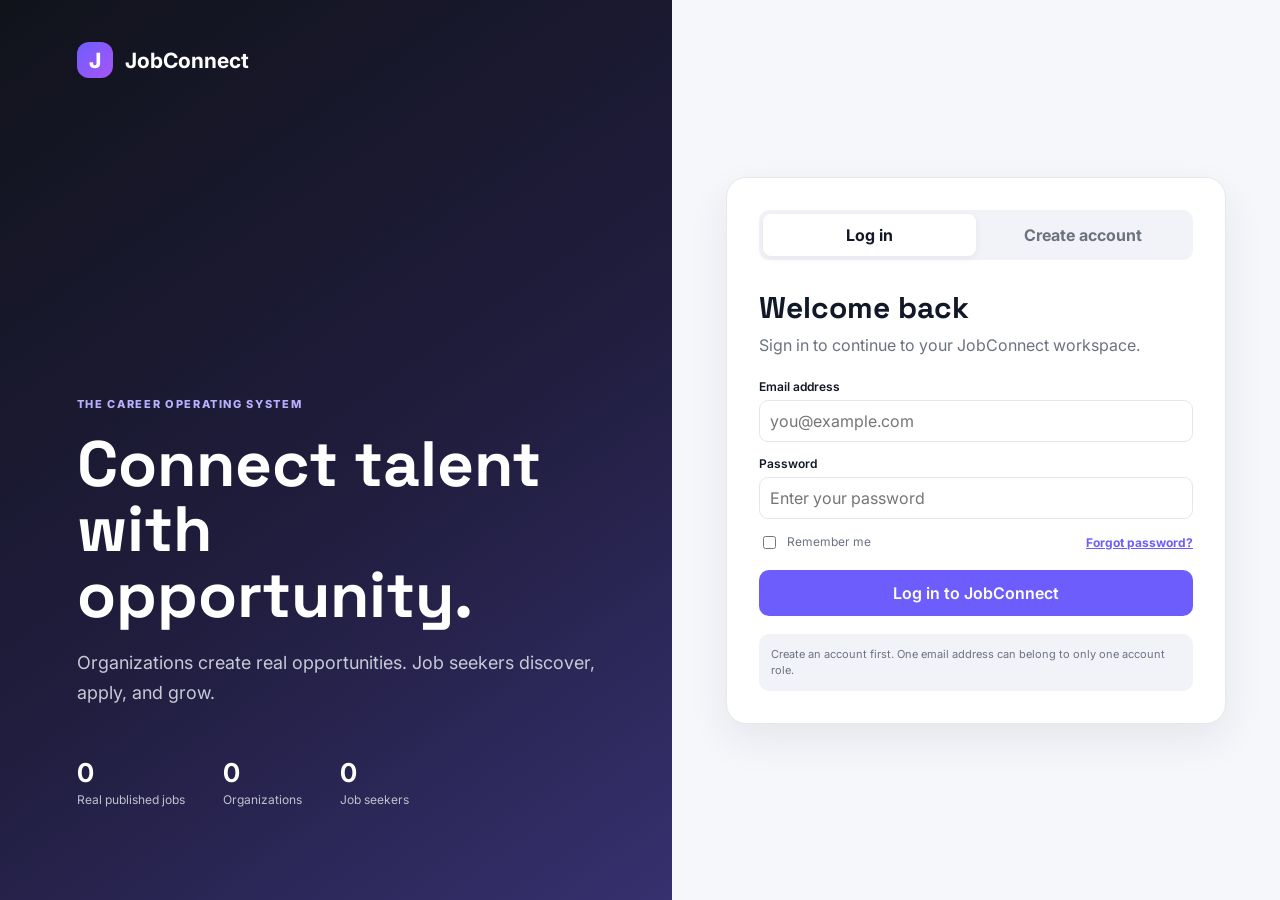
<file: index.html>
<!doctype html>
<html lang="en">
<head>
  <meta charset="UTF-8" />
  <meta name="viewport" content="width=device-width, initial-scale=1.0" />
  <title>JobConnect</title>
  <link rel="icon" type="image/png" sizes="32x32" href="./ChatGPT Image Sep 2, 2026, 11_45_08 AM.png">
  <link rel="preconnect" href="https://fonts.googleapis.com">
  <link rel="preconnect" href="https://fonts.gstatic.com" crossorigin>
  <link href="https://fonts.googleapis.com/css2?family=Inter:wght@400;500;600;700;800&family=Space+Grotesk:wght@500;600;700&display=swap" rel="stylesheet">
  <style>
:root {
  --bg: #f6f7fb;
  --surface: #ffffff;
  --surface-2: #f1f3f8;
  --text: #111827;
  --muted: #6b7280;
  --border: #e5e7eb;
  --primary: #6d5dfc;
  --primary-2: #8b5cf6;
  --success: #0f9f6e;
  --warning: #c27a00;
  --danger: #d14343;
  --shadow: 0 16px 40px rgba(31, 41, 55, .08);
  }
* { 
  box-sizing: border-box;
 }
body {   
  margin: 0;
   font-family: Inter, sans-serif; 
   background: var(--bg); 
   color: var(--text);
  
  }
button, input, select { 
  font: inherit; 
  }
button { 
  cursor: pointer; 
  }
.app {
   min-height: 100vh;
    display: grid;
     grid-template-columns: 260px 1fr; 
  }
.sidebar {
   background: #11131b; 
   color: #fff; 
   padding: 22px 16px; 
   display: flex; 
   flex-direction: column; 
  }
.brand { display:flex;
   gap: 10px;
  align-items:center;
  padding: 8px 10px 26px;
  }
.brand-mark {
   width: 36px;
   height:36px; 
   border-radius: 12px; 
   display:grid; 
   place-items:center; 
   background: linear-gradient(135deg,var(--primary),#a855f7); 
   font-weight:800; 
  }
.brand-name { 
  font-family: 'Space Grotesk'; 
  font-weight: 700; font-size: 20px; 
  }
.nav-section { 
  margin: 14px 8px 8px; 
  color:#7f8494; 
  text-transform:uppercase; 
  letter-spacing:.08em; 
  font-size:10px; 
  font-weight:700;
 }
.nav { 
  display:flex; 
  flex-direction:column; 
  gap:4px; 
 }
.nav button {
  border:0; 
  background:transparent; 
  color:#b9bdc9; 
  padding:11px 12px; 
  border-radius:10px; 
  display:flex; 
  gap:11px; 
  align-items:center; 
  text-align:left; 
  transition:.2s; 
 }
.nav button:hover,.nav button.active { 
  background:#242735; 
  color:#fff; 
 }
.nav-icon { 
  width:20px; 
  text-align:center; 
}
.sidebar-bottom {
 margin-top:auto; 
}
.profile-mini {
 display:flex; 
 align-items:center; 
 gap:10px; 
 padding:14px 10px; 
 border-top:1px solid #2a2d38; 
}
.avatar { 
 width:38px; 
 height:38px; 
 border-radius:50%; 
 display:grid; 
 place-items:center; 
 background:linear-gradient(135deg,#d8d5ff,#8b5cf6); 
 color:#fff; 
 font-weight:700; 
}
.profile-mini small { 
 color:#9297a5; 
 display:block; 
 margin-top:2px; 
}
.main { 
 min-width:0; 
}
.topbar { 
 height:72px; 
 background:rgba(255,255,255,.9); 
 border-bottom:1px solid var(--border); 
 display:flex; 
 align-items:center; 
 justify-content:space-between; 
 padding:0 30px; 
 position:sticky; 
 top:0; 
 z-index:10; 
 backdrop-filter: blur(12px); 
}
.search { 
 display:flex; 
 align-items:center; 
 gap:10px; 
 background:var(--surface-2); 
 border-radius:10px; 
 padding:10px 14px; 
 width:min(440px, 50vw); 
}
.search input { 
 border:0; 
 outline:0; 
 background:transparent; 
 width:100%; 
}
.top-actions { display:flex; gap:10px; align-items:center; }
.icon-btn { width:38px; height:38px; border:1px solid var(--border); background:#fff; border-radius:10px; }
.btn { border:0; border-radius:10px; padding:10px 15px; font-weight:600; transition:.2s; }
.btn-primary { background:var(--primary); color:#fff; }
.btn-primary:hover { filter:brightness(.95); transform:translateY(-1px); }
.btn-secondary { background:var(--surface-2); color:var(--text); }
.btn-outline { background:#fff; border:1px solid var(--border); color:var(--text); }
.content { padding:30px; max-width:1600px; margin:auto; width:100%; }
.page-head { display:flex; align-items:flex-start; justify-content:space-between; gap:20px; margin-bottom:24px; }
.page-head h1 { font-family:'Space Grotesk'; margin:0 0 6px; font-size:30px; }
.page-head p { margin:0; color:var(--muted); }
.actions { display:flex; gap:10px; }
.grid { display:grid; gap:18px; }
.grid-4 { grid-template-columns:repeat(4,1fr); }
.grid-3 { grid-template-columns:repeat(3,1fr); }
.grid-2 { grid-template-columns:repeat(2,1fr); }
.card { background:var(--surface); border:1px solid var(--border); border-radius:16px; box-shadow:var(--shadow); padding:20px; }
.stat { display:flex; justify-content:space-between; align-items:flex-start; }
.stat .label { color:var(--muted); font-size:13px; }
.stat h2 { margin:8px 0 5px; font-size:28px; }
.trend { font-size:12px; font-weight:600; color:var(--success); }
.stat-icon { width:42px; height:42px; display:grid; place-items:center; border-radius:12px; background:#efedff; color:var(--primary); }
.section-title { display:flex; align-items:center; justify-content:space-between; margin-bottom:16px; }
.section-title h2 { font-size:18px; margin:0; }
.section-title a { color:var(--primary); font-size:13px; font-weight:600; cursor:pointer; }
.hero { background:linear-gradient(135deg,#161826,#2b2556); color:#fff; overflow:hidden; position:relative; }
.hero:after { content:''; position:absolute; width:340px; height:340px; border-radius:50%; background:rgba(139,92,246,.25); filter:blur(12px); right:-100px; top:-160px; }
.hero-content { position:relative; z-index:1; max-width:650px; }
.hero h2 { font-family:'Space Grotesk'; font-size:28px; margin:0 0 10px; }
.hero p { color:#c8c9d7; line-height:1.6; }
.hero .btn { margin-top:12px; background:#fff; color:#26213f; }
.job-list { display:flex; flex-direction:column; gap:12px; }
.job { border:1px solid var(--border); border-radius:12px; padding:16px; display:flex; gap:14px; align-items:flex-start; }
.company-logo { width:42px; height:42px; border-radius:12px; background:#eef0ff; display:grid; place-items:center; font-weight:800; color:#5b50d8; flex-shrink:0; }
.job-main { flex:1; min-width:0; }
.job-title { font-weight:700; margin-bottom:5px; }
.job-meta { color:var(--muted); font-size:13px; display:flex; gap:12px; flex-wrap:wrap; }
.tags { display:flex; flex-wrap:wrap; gap:6px; margin-top:10px; }
.tag { background:var(--surface-2); padding:5px 8px; border-radius:6px; font-size:11px; color:#4b5563; }
.match { margin-left:auto; text-align:right; }
.match strong { color:var(--success); font-size:18px; }
.match small { display:block; color:var(--muted); font-size:11px; }
.table-wrap { overflow:auto; }
table { width:100%; border-collapse:collapse; }
th,td { text-align:left; padding:13px 10px; border-bottom:1px solid var(--border); font-size:13px; white-space:nowrap; }
th { 
  color:var(--muted); 
  font-weight:600; 
  }
.badge { 
  display:inline-flex; 
  padding:5px 8px; 
  border-radius:999px; 
  font-size:11px; 
  font-weight:600; 
  }
.badge.success {
   background:#e5f7f0; 
   color:var(--success); 
  }
.badge.warning {
   background:#fff3d9; 
   color:var(--warning); 
  }
.badge.info {
   background:#eceaff; 
   color:#5b50d8; 
  }
.badge.danger {
   background:#fdeaea; 
   color:var(--danger); 
  }
.progress { 
  height:8px; 
  background:#eceef3; 
  border-radius:999px; 
  overflow:hidden; 
  }
.progress > span {
   display:block;
   height:100%; 
   background:linear-gradient(90deg,var(--primary),var(--primary-2)); 
   border-radius:inherit;
  }
.bar-chart { height:220px; display:flex; align-items:end; gap:14px; padding:20px 8px 0; }
.bar { flex:1; display:flex; flex-direction:column; align-items:center; gap:7px; height:100%; justify-content:end; }
.bar i { display:block; width:100%; max-width:40px; background:linear-gradient(180deg,var(--primary),#b19cff); border-radius:8px 8px 3px 3px; min-height:8px; }
.bar small { color:var(--muted); font-size:11px; }
.timeline { display:flex; flex-direction:column; gap:16px; }
.timeline-item { display:flex; gap:12px; }
.timeline-dot { width:10px; height:10px; border-radius:50%; background:var(--primary); margin-top:5px; box-shadow:0 0 0 4px #efedff; flex-shrink:0; }
.timeline-item h4 { margin:0 0 3px; font-size:14px; }
.timeline-item p { margin:0; color:var(--muted); font-size:12px; }
.course { display:flex; gap:12px; align-items:center; }
.course-cover { width:70px; height:56px; border-radius:10px; background:linear-gradient(135deg,#171a2a,#6d5dfc); }
.course h4 { margin:0 0 4px; font-size:14px; }
.course p { margin:0; font-size:12px; color:var(--muted); }
.feed { display:flex; flex-direction:column; gap:18px; }
.post { border:1px solid var(--border); border-radius:12px; padding:16px; }
.post-head { display:flex; gap:10px; align-items:center; }
.post-head strong { font-size:13px; }
.post-head small { color:var(--muted); display:block; }
.post p { color:#374151; line-height:1.6; font-size:14px; }
.post-actions { display:flex; gap:16px; color:var(--muted); font-size:12px; }
.kpi-grid { display:grid; grid-template-columns:repeat(2,1fr); gap:12px; }
.kpi { background:var(--surface-2); border-radius:12px; padding:14px; }
.kpi strong { display:block; font-size:22px; margin-bottom:4px; }
.kpi span { color:var(--muted); font-size:12px; }
.empty { text-align:center; padding:50px 20px; color:var(--muted); }
.modal-backdrop { position:fixed; inset:0; background:rgba(17,19,27,.55); display:grid; place-items:center; z-index:50; padding:20px; }
.modal { width:min(620px,100%); max-height:90vh; overflow:auto; background:#fff; border-radius:18px; padding:24px; }
.modal-head { display:flex; justify-content:space-between; align-items:center; margin-bottom:20px; }
.modal h2 { margin:0; font-family:'Space Grotesk'; }
.form-grid { display:grid; grid-template-columns:1fr 1fr; gap:14px; }
.field { display:flex; flex-direction:column; gap:6px; }
.field.full { grid-column:1/-1; }
.field label { font-size:12px; font-weight:600; }
.field input,.field select,.field textarea { border:1px solid var(--border); border-radius:9px; padding:10px; outline:none; }
.field textarea { min-height:110px; resize:vertical; }
.modal-footer { display:flex; justify-content:flex-end; gap:10px; margin-top:20px; }
@media (max-width:1100px) { .app { grid-template-columns:80px 1fr; } .brand-name,.nav button span,.nav-section,.profile-mini div { display:none; } .brand { justify-content:center; padding-bottom:20px; } .nav button { justify-content:center; } .profile-mini { justify-content:center; } .grid-4 { grid-template-columns:repeat(2,1fr); } }
@media (max-width:760px) { .app { display:block; } .sidebar { position:fixed; bottom:0; left:0; right:0; height:66px; z-index:20; flex-direction:row; padding:8px; } .brand,.sidebar-bottom,.nav-section { display:none; } .nav { flex-direction:row; width:100%; justify-content:space-around; } .nav button { padding:8px; } .nav button.active { background:#242735; } .main { padding-bottom:66px; } .topbar { padding:0 14px; } .search { width:55%; } .content { padding:20px 14px; } .page-head { flex-direction:column; } .grid-4,.grid-3,.grid-2 { grid-template-columns:1fr; } .form-grid { grid-template-columns:1fr; } .field.full { grid-column:auto; } .match { display:none; } }

/* Authentication and role-based workspace additions */
.auth-layout { min-height:100vh; display:grid; grid-template-columns:1.05fr .95fr; background:var(--bg); }
.auth-visual { padding:42px clamp(28px,6vw,100px); background:linear-gradient(145deg,#11131b 0%,#201d3e 55%,#4f46a5 150%); color:#fff; display:flex; flex-direction:column; justify-content:space-between; }
.auth-brand { display:flex; align-items:center; gap:12px; font-size:21px; }
.auth-hero { max-width:640px; padding:50px 0; }
.eyebrow { color:#b8b0ff; font-size:11px; letter-spacing:.15em; font-weight:800; }
.auth-hero h1 { font-family:'Space Grotesk'; font-size:clamp(42px,5vw,72px); line-height:1.02; margin:20px 0; }
.auth-hero p { color:#c8c9d7; font-size:18px; line-height:1.7; max-width:540px; }
.auth-stats { display:flex; gap:38px; margin-top:48px; flex-wrap:wrap; }
.auth-stats strong { display:block; font-size:26px; }
.auth-stats span { color:#bfc1ce; font-size:12px; }
.auth-panel { display:grid; place-items:center; padding:30px; }
.auth-card { width:min(500px,100%); background:var(--surface); border:1px solid var(--border); border-radius:20px; padding:32px; box-shadow:var(--shadow); }
.auth-tabs { display:grid; grid-template-columns:1fr 1fr; background:var(--surface-2); border-radius:10px; padding:4px; margin-bottom:28px; }
.auth-tabs button { border:0; background:transparent; padding:11px; border-radius:8px; font-weight:700; color:var(--muted); }
.auth-tabs button.active { background:var(--surface); color:var(--text); box-shadow:0 2px 8px rgba(0,0,0,.06); }
.auth-copy h2 { font-family:'Space Grotesk'; margin:0 0 8px; font-size:30px; }
.auth-copy p { color:var(--muted); margin:0 0 24px; }
.auth-card form { display:flex; flex-direction:column; gap:14px; }
.auth-row { display:flex; justify-content:space-between; align-items:center; font-size:12px; color:var(--muted); }
.auth-row a { color:var(--primary); font-weight:700; cursor:pointer; }
.check { display:flex; align-items:flex-start; gap:8px; font-size:12px; color:var(--muted); line-height:1.5; }
.terms { margin-top:2px; }
.btn-block { width:100%; padding:13px; margin-top:4px; }
.demo-note { margin-top:18px; padding:12px; border-radius:10px; background:var(--surface-2); color:var(--muted); font-size:11px; line-height:1.5; }
.role-switcher { margin:0 8px 12px; padding:12px; background:#242735; border-radius:10px; }
.role-switcher span { display:block; color:#858b9a; font-size:10px; text-transform:uppercase; letter-spacing:.08em; }
.role-switcher strong { display:block; margin-top:4px; font-size:13px; }
.logout-btn { width:100%; border:0; background:transparent; color:#b9bdc9; text-align:left; padding:10px; cursor:pointer; }
.candidate-list { display:flex; flex-direction:column; gap:14px; }
.candidate { display:flex; gap:10px; align-items:center; }
.candidate-main { flex:1; min-width:0; }
.candidate-main strong,.candidate-main span,.candidate-main small { display:block; }
.candidate-main strong { font-size:13px; }
.candidate-main span,.candidate-main small { color:var(--muted); font-size:11px; margin-top:3px; }
.candidate-score { text-align:right; }
.candidate-score strong { color:var(--success); display:block; }
.candidate-score small { color:var(--muted); font-size:11px; }
.pipeline { display:grid; grid-template-columns:repeat(4,1fr); gap:14px; align-items:start; overflow:auto; }
.pipeline-col { min-width:250px; background:var(--surface-2); border-radius:14px; padding:12px; }
.pipeline-head { display:flex; justify-content:space-between; align-items:center; padding:5px 4px 12px; font-size:13px; }
.pipeline-head span { color:var(--muted); }
.candidate-card { background:var(--surface); border:1px solid var(--border); border-radius:12px; padding:12px; margin-bottom:10px; }
.candidate-card-foot { display:flex; justify-content:space-between; align-items:center; margin-top:12px; }
.icon-btn.small { width:30px; height:30px; }
.message-layout { display:grid; grid-template-columns:280px 1fr; min-height:520px; padding:0; overflow:hidden; }
.conversation-list { border-right:1px solid var(--border); padding:12px; }
.conversation { display:flex; gap:10px; padding:12px; border-radius:10px; cursor:pointer; }
.conversation.active,.conversation:hover { background:var(--surface-2); }
.conversation strong,.conversation small { display:block; }
.conversation small { color:var(--muted); font-size:11px; margin-top:3px; }
.chat { display:flex; flex-direction:column; }
.chat-head { padding:16px; border-bottom:1px solid var(--border); display:flex; justify-content:space-between; }
.chat-body { flex:1; padding:20px; display:flex; flex-direction:column; gap:12px; }
.bubble { max-width:70%; padding:11px 13px; border-radius:14px; font-size:13px; }
.bubble.incoming { background:var(--surface-2); align-self:flex-start; }
.bubble.outgoing { background:var(--primary); color:#fff; align-self:flex-end; }
.chat-compose { display:flex; gap:10px; padding:14px; border-top:1px solid var(--border); }
.chat-compose input { flex:1; border:1px solid var(--border); border-radius:9px; padding:10px; }
.big-number { font-family:'Space Grotesk'; font-size:44px; font-weight:700; margin:10px 0; }
.settings-row { display:flex; justify-content:space-between; gap:15px; padding:13px 0; border-bottom:1px solid var(--border); font-size:13px; }
.muted { color:var(--muted); }
.toast { position:fixed; right:22px; bottom:22px; z-index:100; background:#171a24; color:#fff; padding:13px 16px; border-radius:10px; box-shadow:0 12px 30px rgba(0,0,0,.2); font-size:13px; animation:toastIn .2s ease; }
.toast.error { background:#a83232; }
@keyframes toastIn { from { transform:translateY(10px); opacity:0; } to { transform:translateY(0); opacity:1; } }
.dark-mode { --bg:#0e1016; --surface:#171a24; --surface-2:#202431; --text:#f3f4f6; --muted:#a2a8b7; --border:#303545; --shadow:0 16px 40px rgba(0,0,0,.2); }
.dark-mode .topbar { background:rgba(14,16,22,.9); }
.dark-mode .btn-outline,.dark-mode .icon-btn,.dark-mode .modal { background:var(--surface); color:var(--text); }
.dark-mode .field input,.dark-mode .field select,.dark-mode .field textarea,.dark-mode .chat-compose input { background:var(--surface); color:var(--text); }
@media (max-width:900px) { .auth-layout { grid-template-columns:1fr; } .auth-visual { min-height:420px; } .auth-hero { padding:40px 0 10px; } .message-layout { grid-template-columns:1fr; } .conversation-list { border-right:0; border-bottom:1px solid var(--border); } }
@media (max-width:760px) { .auth-panel { padding:16px; } .auth-card { padding:22px; } .auth-stats { gap:20px; margin-top:28px; } .auth-hero h1 { font-size:42px; } .pipeline { grid-template-columns:1fr; } .pipeline-col { min-width:0; } }

.modal-wide { max-width: 980px; max-height: 92vh; overflow-y: auto; }
.assessment-builder { margin-top: 20px; padding-top: 18px; border-top: 1px solid var(--border); }
.assessment-builder-question { padding: 16px; margin: 12px 0; border: 1px solid var(--border); border-radius: 14px; background: var(--surface-2); }
.assessment-builder-question h4 { margin: 0 0 12px; }
.assessment-list { display: grid; gap: 14px; max-height: 62vh; overflow-y: auto; padding-right: 4px; }
.assessment-question { padding: 16px; border: 1px solid var(--border); border-radius: 14px; background: var(--surface-2); }
.assessment-question h3 { margin: 0 0 12px; font-size: 15px; }
.radio-option { display: flex; gap: 10px; align-items: center; padding: 10px 12px; margin: 7px 0; border: 1px solid var(--border); border-radius: 10px; cursor: pointer; }
.radio-option:hover { border-color: var(--accent); }
.notice { padding: 12px 14px; border-radius: 10px; background: var(--surface-2); border: 1px solid var(--border); color: var(--muted); font-size: 13px; }
.badge.danger { color: #b42318; background: rgba(180,35,24,.10); }

/* Premium live statistics dashboard */
.stats-grid { display:grid; grid-template-columns:repeat(4,minmax(0,1fr)); gap:16px; margin:22px 0; }
.stat-card { position:relative; overflow:hidden; padding:20px; border:1px solid var(--border); border-radius:18px; background:linear-gradient(145deg,var(--surface),var(--surface-2)); box-shadow:var(--shadow); min-height:148px; }
.stat-card:after { content:''; position:absolute; width:120px; height:120px; border-radius:50%; right:-55px; bottom:-55px; background:rgba(109,93,252,.10); }
.stat-card.stat-blue:after { background:rgba(59,130,246,.10); }
.stat-card.stat-green:after { background:rgba(15,159,110,.10); }
.stat-card.stat-orange:after { background:rgba(194,122,0,.10); }
.stat-top { display:flex; align-items:center; gap:10px; }
.stat-icon { width:36px; height:36px; display:grid; place-items:center; border-radius:11px; background:#efedff; color:var(--primary); font-weight:800; }
.stat-blue .stat-icon { background:rgba(59,130,246,.12); color:#2563eb; }
.stat-green .stat-icon { background:rgba(15,159,110,.12); color:var(--success); }
.stat-orange .stat-icon { background:rgba(194,122,0,.12); color:var(--warning); }
.stat-label { color:var(--muted); font-size:12px; font-weight:700; }
.stat-value { display:block; font-family:'Space Grotesk'; font-size:34px; line-height:1; margin:20px 0 8px; letter-spacing:-.04em; }
.stat-card small { color:var(--muted); font-size:11px; line-height:1.4; }
.dashboard-grid { display:grid; grid-template-columns:1.25fr 1fr; gap:18px; margin:8px 0 28px; }
.dashboard-panel { background:var(--surface); border:1px solid var(--border); border-radius:18px; padding:20px; box-shadow:var(--shadow); }
.panel-heading { display:flex; justify-content:space-between; align-items:flex-start; gap:12px; margin-bottom:20px; }
.panel-heading h2 { margin:5px 0 0; font-size:18px; }
.live-pill { color:var(--success); background:rgba(15,159,110,.10); border:1px solid rgba(15,159,110,.18); padding:6px 9px; border-radius:999px; font-size:10px; font-weight:800; white-space:nowrap; }
.status-bars { display:flex; flex-direction:column; gap:16px; }
.status-bar-row > div:first-child, .metric-head { display:flex; justify-content:space-between; align-items:center; gap:12px; font-size:12px; }
.status-bar-row strong, .metric-head strong { font-size:13px; }
.status-bar-track, .metric-track, .funnel-track { height:9px; margin-top:8px; background:var(--surface-2); border-radius:999px; overflow:hidden; }
.status-bar-track span, .metric-track span, .funnel-track span { display:block; height:100%; border-radius:999px; background:linear-gradient(90deg,var(--primary),var(--primary-2)); }
.metric-row { margin:18px 0; }
.metric-row small { display:block; color:var(--muted); font-size:11px; margin-top:7px; }
.funnel { display:flex; flex-direction:column; gap:14px; }
.funnel-step > div:first-child { display:flex; justify-content:space-between; align-items:center; font-size:12px; }
.funnel-step strong { font-family:'Space Grotesk'; font-size:20px; }
.funnel-step.blue .funnel-track span { background:#3b82f6; }
.funnel-step.orange .funnel-track span { background:#d28b13; }
.funnel-step.green .funnel-track span { background:#0f9f6e; }
.funnel-step.dark .funnel-track span { background:#334155; }
@media (max-width:1100px) { .stats-grid { grid-template-columns:repeat(2,1fr); } .dashboard-grid { grid-template-columns:1fr; } }
@media (max-width:600px) { .stats-grid { grid-template-columns:1fr; } .stat-value { font-size:30px; } }

/* Executive-grade statistics board refresh */
.stats-grid { gap:18px; margin:24px 0 22px; }
.stat-card { min-height:166px; padding:22px; border-radius:22px; background:linear-gradient(145deg, var(--surface) 0%, var(--surface-2) 100%); box-shadow:0 14px 34px rgba(15,23,42,.08); transition:transform .2s ease, box-shadow .2s ease, border-color .2s ease; }
.stat-card:hover { transform:translateY(-4px); box-shadow:0 20px 42px rgba(15,23,42,.13); border-color:rgba(109,93,252,.35); }
.stat-card:before { content:''; position:absolute; inset:0 0 auto 0; height:4px; background:linear-gradient(90deg,var(--primary),var(--primary-2)); }
.stat-card.stat-blue:before { background:linear-gradient(90deg,#2563eb,#60a5fa); }
.stat-card.stat-green:before { background:linear-gradient(90deg,#0f9f6e,#4ade80); }
.stat-card.stat-orange:before { background:linear-gradient(90deg,#d28b13,#f59e0b); }
.stat-card:after { width:180px; height:180px; right:-85px; bottom:-95px; opacity:.9; }
.stat-top { position:relative; z-index:1; justify-content:space-between; }
.stat-top:after { content:'LIVE'; font-size:9px; font-weight:800; letter-spacing:.08em; color:var(--success); background:rgba(15,159,110,.09); border:1px solid rgba(15,159,110,.16); padding:5px 7px; border-radius:999px; }
.stat-icon { width:42px; height:42px; border-radius:14px; font-size:18px; box-shadow:inset 0 0 0 1px rgba(109,93,252,.08); }
.stat-label { font-size:11px; text-transform:uppercase; letter-spacing:.08em; }
.stat-value { position:relative; z-index:1; font-size:42px; margin:24px 0 8px; }
.stat-card small { position:relative; z-index:1; max-width:85%; display:block; }
.dashboard-grid { gap:20px; }
.dashboard-panel { border-radius:22px; padding:22px; box-shadow:0 12px 30px rgba(15,23,42,.06); }
.panel-heading { margin-bottom:22px; }
.panel-heading h2 { font-size:20px; letter-spacing:-.02em; }
.status-bars, .funnel { gap:18px; }
.status-bar-row, .funnel-step { padding:12px 0; }
.status-bar-track, .metric-track, .funnel-track { height:11px; background:rgba(148,163,184,.14); }
.status-bar-track span, .metric-track span, .funnel-track span { box-shadow:0 0 12px rgba(109,93,252,.22); }
.metric-row { padding:14px; border:1px solid var(--border); border-radius:15px; background:linear-gradient(145deg,var(--surface),var(--surface-2)); }
.metric-row + .metric-row { margin-top:12px; }
.funnel-step { padding:14px; border:1px solid var(--border); border-radius:15px; background:linear-gradient(145deg,var(--surface),var(--surface-2)); }
.funnel-step strong { font-size:24px; }
.live-pill { box-shadow:0 4px 12px rgba(15,159,110,.08); }
.hero-card { box-shadow:0 18px 40px rgba(15,23,42,.10); }
@media (max-width:600px) { .stat-value { font-size:36px; } .stat-card { min-height:150px; } }

  </style>
</head>
<body>
  <div id="app"></div>
  <script>
const USERS_KEY = 'jobconnect-users-v4';
const SESSION_KEY = 'jobconnect-session-v4';
const JOBS_KEY = 'jobconnect-jobs-v4';
const APPLICATIONS_KEY = 'jobconnect-applications-v4';
const NOTIFICATIONS_KEY = 'jobconnect-notifications-v4';

const state = { page:'dashboard', authMode:'login', user:null, role:'jobseeker', dark:false, users:[], jobs:[], applications:[] };
const icons = { dashboard:'⌂', jobs:'⌕', applications:'▣', assessments:'◈', learning:'▤', network:'◎', messages:'✉', analytics:'◒', candidates:'♙', postings:'▤', settings:'⚙' };

function escapeHTML(value='') { return String(value).replace(/[&<>'"]/g, c => ({'&':'&amp;','<':'&lt;','>':'&gt;',"'":'&#39;','"':'&quot;'}[c])); }
function initials(a='', b='') { return `${a[0]||''}${b[0]||''}`.toUpperCase(); }
function uid(prefix) { return `${prefix}_${Date.now()}_${Math.random().toString(36).slice(2,7)}`; }
function read(key, fallback) { try { const x=JSON.parse(localStorage.getItem(key)); return x ?? fallback; } catch { return fallback; } }
function write(key, value) { localStorage.setItem(key, JSON.stringify(value)); }
function addNotification(message, type='info', email=state.user?.email) { const list=read(NOTIFICATIONS_KEY, []); list.unshift({id:uid('n'),message,type,email,date:new Date().toISOString(),read:false}); write(NOTIFICATIONS_KEY,list); }
function showToast(message,type='success') { const t=document.createElement('div'); t.className=`toast ${type}`; t.textContent=message; document.body.appendChild(t); setTimeout(()=>t.remove(),3500); }

function init() {
  state.users = read(USERS_KEY, []);
  state.jobs = read(JOBS_KEY, []).filter(j => j && j.organizationId && j.status === 'published');
  state.applications = read(APPLICATIONS_KEY, []);
  write(JOBS_KEY, state.jobs);
  const sessionEmail = localStorage.getItem(SESSION_KEY);
  state.user = sessionEmail ? state.users.find(u=>u.email===sessionEmail) || null : null;
  if (state.user) state.role=state.user.role;
  render();
}

function render() { document.body.classList.toggle('dark-mode',state.dark); document.getElementById('app').innerHTML=state.user?appShell():authShell(); }

function authShell() { return `<div class="auth-layout"><section class="auth-visual"><div class="auth-brand"><div class="brand-mark">J</div><strong>JobConnect</strong></div><div class="auth-hero"><span class="eyebrow">THE CAREER OPERATING SYSTEM</span><h1>Connect talent with opportunity.</h1><p>Organizations create real opportunities. Job seekers discover, apply, and grow.</p><div class="auth-stats"><div><strong>${state.jobs.length}</strong><span>Real published jobs</span></div><div><strong>${state.users.filter(u=>u.role==='organization').length}</strong><span>Organizations</span></div><div><strong>${state.users.filter(u=>u.role==='jobseeker').length}</strong><span>Job seekers</span></div></div></div></section><section class="auth-panel"><div class="auth-card"><div class="auth-tabs"><button class="${state.authMode==='login'?'active':''}" onclick="setAuthMode('login')">Log in</button><button class="${state.authMode==='register'?'active':''}" onclick="setAuthMode('register')">Create account</button></div>${state.authMode==='login'?loginForm():registerForm()}</div></section></div>`; }

function loginForm() { return `<div class="auth-copy"><h2>Welcome back</h2><p>Sign in to continue to your JobConnect workspace.</p></div><form onsubmit="login(event)"><div class="field"><label>Email address</label><input id="loginEmail" type="email" required placeholder="you@example.com" /></div><div class="field"><label>Password</label><input id="loginPassword" type="password" required minlength="6" placeholder="Enter your password" /></div><div class="auth-row"><label class="check"><input type="checkbox" /> Remember me</label><a href="#" onclick="event.preventDefault();openForgotPassword()">Forgot password?</a></div><button class="btn btn-primary btn-block" type="submit">Log in to JobConnect</button></form><div class="demo-note">Create an account first. One email address can belong to only one account role.</div>`; }

function registerForm() { return `<div class="auth-copy"><h2>Create your account</h2><p>Choose one account role and complete your contact information.</p></div><form onsubmit="register(event)"><div class="field"><label>I am joining as</label><select id="registerRole" required><option value="jobseeker">Job Seeker</option><option value="organization">Organization / Employer</option></select></div><div class="form-grid"><div class="field"><label>First name</label><input id="firstName" required /></div><div class="field"><label>Last name</label><input id="lastName" required /></div></div><div class="field"><label>Email address</label><input id="registerEmail" type="email" required /></div><div class="field"><label>Phone number</label><input id="phone" type="tel" required placeholder="+250 7XX XXX XXX" /></div><div class="field"><label>Password</label><input id="registerPassword" type="password" required minlength="6" /></div><div class="field"><label>Confirm password</label><input id="confirmPassword" type="password" required minlength="6" /></div><label class="check terms"><input id="terms" type="checkbox" required /> I agree to the Terms of Service and Privacy Policy.</label><button class="btn btn-primary btn-block" type="submit">Create my account</button></form>`; }
function setAuthMode(mode) { state.authMode=mode; render(); }

function register(event) {
  event.preventDefault();
  const email=document.getElementById('registerEmail').value.trim().toLowerCase();
  const password=document.getElementById('registerPassword').value;
  if(password!==document.getElementById('confirmPassword').value) return showToast('Passwords do not match','error');
  if(state.users.some(u=>u.email===email)) return showToast('This email is already associated with an existing account. One email cannot act as both a Job Seeker and an Organization.','error');
  const role=document.getElementById('registerRole').value;
  const user={id:uid('user'),firstName:document.getElementById('firstName').value.trim(),lastName:document.getElementById('lastName').value.trim(),email,phone:document.getElementById('phone').value.trim(),password,role,profileComplete:false,profile:{},organizationVerified:false,createdAt:new Date().toISOString()};
  state.users.push(user); write(USERS_KEY,state.users); state.authMode='login'; render(); showToast('Account created. Please log in.');
}

function login(event) {
  event.preventDefault();
  const email=document.getElementById('loginEmail').value.trim().toLowerCase(), password=document.getElementById('loginPassword').value;
  const user=state.users.find(u=>u.email===email && u.password===password);
  if(!user) return showToast('Invalid credentials. Check your email and password.','error');
  state.user=user; state.role=user.role; localStorage.setItem(SESSION_KEY,user.email); state.page='dashboard'; render(); if(!user.profileComplete) setTimeout(openProfileModal,100);
}
function logout() { localStorage.removeItem(SESSION_KEY); state.user=null; state.authMode='login'; render(); }
function navItem(key,label) { return `<button class="${state.page===key?'active':''}" onclick="navigate('${key}')"><span class="nav-icon">${icons[key]||'•'}</span><span>${label}</span></button>`; }
function navigate(page) { state.page=page; render(); }

function appShell() {
  const org=state.role==='organization'; const userName=escapeHTML(`${state.user.firstName} ${state.user.lastName}`);
  return `<div class="app"><aside class="sidebar"><div class="brand"><div class="brand-mark">J</div><div class="brand-name">JobConnect</div></div><div class="role-switcher"><span>Workspace</span><strong>${org?'Organization':'Job Seeker'}</strong></div><div class="nav-section">Workspace</div><nav class="nav">${navItem('dashboard','Dashboard')}${org?navItem('postings','Job Postings')+navItem('candidates','Candidates'):navItem('jobs','Find Jobs')+navItem('applications','Applications')+navItem('assessments','Assessments')+navItem('learning','Learning')}${navItem('network','Network')}${navItem('messages','Messages')}${navItem('settings','Settings')}</nav><div class="sidebar-bottom"><button class="theme-toggle" onclick="toggleTheme()">${state.dark?'☀':'☾'} <span>${state.dark?'Light':'Dark'} mode</span></button><button class="profile-mini" onclick="navigate('settings')"><div class="avatar">${initials(state.user.firstName,state.user.lastName)}</div><div><strong>${userName}</strong><span>${org?'Organization':'Job Seeker'}</span></div></button><button class="btn btn-outline btn-block" onclick="logout()">Log out</button></div></aside><main class="main"><header class="topbar"><div><span class="eyebrow">${org?'ORGANIZATION WORKSPACE':'CAREER WORKSPACE'}</span><h1>${pageTitle()}</h1></div><div class="top-actions"><button class="icon-btn" onclick="showNotifications()">🔔</button><button class="avatar" onclick="navigate('settings')">${initials(state.user.firstName,state.user.lastName)}</button></div></header><section class="content">${pageContent()}</section></main></div>`;
}
function pageTitle(){ const map={dashboard:'Good morning',jobs:'Find your next opportunity',applications:'Your applications',assessments:'Assessments',learning:'Learning center',network:'Professional network',messages:'Messages',analytics:'Analytics',postings:'Job postings',candidates:'Candidate pipeline',settings:'Settings'}; return map[state.page]||'JobConnect'; }
function pageContent(){ const map={dashboard:state.role==='organization'?orgDashboard():jobseekerDashboard(),jobs:jobsPage(),applications:applicationsPage(),assessments:assessmentsPage(),learning:placeholderPage('Learning center','Build skills, complete courses, and earn certificates.'),network:placeholderPage('Professional network','Connect with professionals and organizations.'),messages:placeholderPage('Messages','Your recruiter and professional conversations will appear here.'),postings:postingsPage(),candidates:candidatesPage(),settings:settingsPage()}; return map[state.page]||map.dashboard; }

function statCard(icon,label,value,detail,accent='purple'){ return `<div class="stat-card stat-${accent}"><div class="stat-top"><span class="stat-icon">${icon}</span><span class="stat-label">${label}</span></div><strong class="stat-value">${value}</strong><small>${detail}</small></div>`; }
function progressBar(label,value,meta=''){ const pct=Math.max(0,Math.min(100,Number(value)||0)); return `<div class="metric-row"><div class="metric-head"><span>${label}</span><strong>${pct}%</strong></div><div class="metric-track"><span style="width:${pct}%"></span></div>${meta?`<small>${meta}</small>`:''}</div>`; }
function jobseekerDashboard(){ const mine=state.applications.filter(a=>a.applicantEmail===state.user.email); const completed=mine.filter(a=>a.psychometricScore!==null).length; const interviews=mine.filter(a=>a.status==='Interview').length; const passed=mine.filter(a=>a.psychometricScore!==null && a.psychometricScore>=a.passMark).length; const profile=profileCompletion(state.user); const passRate=completed?Math.round(passed/completed*100):0; const statuses=[['Submitted',mine.filter(a=>a.status==='Psychometric test required').length],['Testing',mine.filter(a=>a.status==='Awaiting organization review').length],['Interview',interviews],['Not selected',mine.filter(a=>a.status==='Not selected').length]]; return `<div class="hero-card"><div><span class="eyebrow">YOUR CAREER MOMENTUM</span><h2>Build your next chapter.</h2><p>Discover jobs created by real organizations and complete your application journey.</p><button class="btn btn-primary" onclick="navigate('jobs')">Explore real jobs</button></div><div class="hero-orb">${profile}%<small>profile complete</small></div></div><div class="stats-grid">${statCard('↗','Applications',mine.length,'Real applications you submitted','purple')}${statCard('◈','Tests completed',completed,'20-question assessments completed','blue')}${statCard('✓','Interviews',interviews,'Organizations invited you','green')}${statCard('◌','Test pass rate',passRate+'%',completed?`${passed} of ${completed} completed tests passed`:'No completed tests yet','orange')}</div><div class="dashboard-grid"><div class="dashboard-panel"><div class="panel-heading"><div><span class="eyebrow">REAL ACTIVITY</span><h2>Application pipeline</h2></div><span class="live-pill">● Live data</span></div><div class="status-bars">${statuses.map(([label,count])=>{const max=Math.max(1,...statuses.map(x=>x[1]));return `<div class="status-bar-row"><div><span>${label}</span><strong>${count}</strong></div><div class="status-bar-track"><span style="width:${Math.round(count/max*100)}%"></span></div></div>`}).join('')}</div></div><div class="dashboard-panel"><div class="panel-heading"><div><span class="eyebrow">PROFILE HEALTH</span><h2>Ready to apply?</h2></div></div>${progressBar('Profile completion',profile,profile===100?'Your profile is ready for applications.':'Complete your profile to unlock more applications.')} ${progressBar('Assessment pass rate',passRate,completed?'Based on your completed psychometric tests.':'Complete a test to generate this metric.')}</div></div><div class="section-title"><h2>Recommended jobs</h2><button class="btn btn-outline" onclick="navigate('jobs')">View all</button></div>${jobCards(state.jobs.slice(0,3))}`; }

function orgDashboard(){ const mine=state.jobs.filter(j=>j.organizationId===state.user.id); const apps=state.applications.filter(a=>mine.some(j=>j.id===a.jobId)); const interviews=apps.filter(a=>a.status==='Interview').length; const hires=apps.filter(a=>a.status==='Hired').length; const completed=apps.filter(a=>a.psychometricScore!==null).length; const passed=apps.filter(a=>a.psychometricScore!==null && a.psychometricScore>=a.passMark).length; const profile=profileCompletion(state.user); const views=mine.reduce((n,j)=>n+(j.views||0),0); const conversion=views?Math.round(apps.length/views*100):0; return `<div class="hero-card"><div><span class="eyebrow">ORGANIZATION RECRUITMENT</span><h2>Turn real opportunities into great hires.</h2><p>Create and publish jobs, require 20-question psychometric tests, and review candidates from real application events.</p><button class="btn btn-primary" onclick="openCreateJob()">Post a real job</button></div><div class="hero-orb">${profile}%<small>profile complete</small></div></div><div class="stats-grid">${statCard('▤','Published jobs',mine.length,'Jobs created by your organization','purple')}${statCard('♙','Applications',apps.length,'Real applications received','blue')}${statCard('✓','Interviews',interviews,'Candidates you invited','green')}${statCard('◉','Job views',views,conversion+'% view-to-application rate','orange')}</div><div class="dashboard-grid"><div class="dashboard-panel"><div class="panel-heading"><div><span class="eyebrow">RECRUITMENT FUNNEL</span><h2>Candidate journey</h2></div><span class="live-pill">● Live data</span></div><div class="funnel">${[['Applications',apps.length,'purple'],['Tests completed',completed,'blue'],['Passed assessment',passed,'orange'],['Interview',interviews,'green'],['Hired',hires,'dark']].map(([label,count,accent])=>`<div class="funnel-step ${accent}"><div><span>${label}</span><strong>${count}</strong></div><div class="funnel-track"><span style="width:${apps.length?Math.round(count/apps.length*100):0}%"></span></div></div>`).join('')}</div></div><div class="dashboard-panel"><div class="panel-heading"><div><span class="eyebrow">OPERATING HEALTH</span><h2>Hiring snapshot</h2></div></div>${progressBar('Assessment completion',apps.length?Math.round(completed/apps.length*100):0,apps.length?'Applicants who completed the required test.':'No applications yet.')} ${progressBar('Assessment pass rate',completed?Math.round(passed/completed*100):0,completed?'Based on real candidate scores.':'No completed assessments yet.')} ${progressBar('View-to-application rate',conversion,views?'Based on recorded job views and applications.':'No job views yet.')}</div></div><div class="section-title"><h2>Your published jobs</h2><button class="btn btn-outline" onclick="navigate('postings')">Manage jobs</button></div>${mine.length?jobCards(mine):emptyState('No jobs published yet','Your organization has not uploaded any jobs. Create your first job to make it visible to job seekers.','Post a job','openCreateJob')}`; }

function profileCompletion(u){ const p=u.profile||{}; const checks=u.role==='jobseeker'?[u.firstName,u.lastName,u.email,u.phone,p.title,p.location,p.summary,p.skills,p.education,p.workExperience,p.cvName,p.identityNumber]:[u.firstName,u.lastName,u.email,u.phone,p.organizationName,p.industry,p.description]; return Math.round(checks.filter(Boolean).length/checks.length*100); }
function jobCards(jobs){ return jobs.map(job=>`<div class="job-card"><div class="company-logo">${escapeHTML(job.logo||initials(job.company||'', ''))}</div><div class="job-main"><div class="job-head"><div><h3>${escapeHTML(job.title)}</h3><p>${escapeHTML(job.company)} ${job.organizationVerified?'✓ Verified':''}</p></div><span class="badge success">${job.mode||'Flexible'}</span></div><div class="job-meta"><span>⌖ ${escapeHTML(job.location||'Location not specified')}</span><span>◷ ${escapeHTML(job.type||'Full-time')}</span><span>💰 ${escapeHTML(job.salary||'Not specified')}</span></div><div class="tag-row">${(job.tags||[]).map(t=>`<span class="tag">${escapeHTML(t)}</span>`).join('')}<span class="tag">20-question test</span></div><div class="job-footer"><span class="muted">${job.views||0} views · ${job.applicants||0} applications</span><div>${state.role==='jobseeker'?`<button class="btn btn-primary btn-sm" onclick="applyJob('${job.id}')">Apply Now</button>`:`<button class="btn btn-outline btn-sm" onclick="navigate('postings')">Manage</button>`}</div></div></div></div>`).join(''); }
function emptyState(title,text,button,fn){ return `<div class="empty-state"><h3>${escapeHTML(title)}</h3><p>${escapeHTML(text)}</p><button class="btn btn-primary" onclick="${fn}()">${escapeHTML(button)}</button></div>`; }

function jobsPage(){ const jobs=state.jobs; return `<div class="search-bar"><input id="jobSearch" placeholder="Search jobs, skills, organizations..." oninput="filterJobs()" /><select id="jobModeFilter" onchange="filterJobs()"><option value="">All work modes</option><option>Remote</option><option>Hybrid</option><option>On-site</option></select><select id="jobTypeFilter" onchange="filterJobs()"><option value="">All employment types</option><option>Full-time</option><option>Part-time</option><option>Contract</option></select></div><div id="jobsResults">${jobs.length?jobCards(jobs):emptyState('No real jobs available yet','Organizations have not published any jobs yet. Check back when verified organizations create opportunities.','Refresh','navigateJobs')}</div>`; }
function navigateJobs(){navigate('jobs');}
function filterJobs(){ const q=(document.getElementById('jobSearch')?.value||'').toLowerCase(); const mode=document.getElementById('jobModeFilter')?.value||''; const type=document.getElementById('jobTypeFilter')?.value||''; const filtered=state.jobs.filter(j=>(!q||[j.title,j.company,...(j.tags||[]),j.location].join(' ').toLowerCase().includes(q))&&(!mode||j.mode===mode)&&(!type||j.type===type)); document.getElementById('jobsResults').innerHTML=filtered.length?jobCards(filtered):emptyState('No matching jobs','Try another search or filter.','Clear filters','clearJobFilters'); }
function clearJobFilters(){document.getElementById('jobSearch').value='';document.getElementById('jobModeFilter').value='';document.getElementById('jobTypeFilter').value='';filterJobs();}

function applicationsPage(){ const mine=state.applications.filter(a=>a.applicantEmail===state.user.email); return mine.length?`<div class="table-card"><div class="table-wrap"><table><thead><tr><th>Job</th><th>Organization</th><th>Assessment</th><th>Status</th><th>Action</th></tr></thead><tbody>${mine.map(a=>`<tr><td><strong>${escapeHTML(a.title)}</strong></td><td>${escapeHTML(a.company)}</td><td>${a.psychometricScore===null?'Not completed':`${a.psychometricScore}% / pass ${a.passMark}%`}</td><td><span class="badge ${a.status==='Interview'?'success':a.status==='Not selected'?'danger':'warning'}">${escapeHTML(a.status)}</span></td><td>${a.psychometricScore===null?`<button class="btn btn-primary btn-sm" onclick="startPsychometricTest('${a.id}')">Take test</button>`:'—'}</td></tr>`).join('')}</tbody></table></div></div>`:emptyState('No applications yet','Apply to a real organization-created job to see your application journey here.','Find jobs','navigateJobs'); }
function assessmentsPage(){ const mine=state.applications.filter(a=>a.applicantEmail===state.user.email); return `<div class="section-title"><h2>Your psychometric assessments</h2></div>${mine.length?mine.map(a=>`<div class="list-card"><div><strong>${escapeHTML(a.title)}</strong><p class="muted">${escapeHTML(a.company)} · 20 questions · pass mark ${a.passMark}%</p></div><div>${a.psychometricScore===null?`<button class="btn btn-primary btn-sm" onclick="startPsychometricTest('${a.id}')">Start assessment</button>`:`<span class="badge success">Score: ${a.psychometricScore}%</span>`}</div></div>`).join(''):emptyState('No assessments yet','Assessments appear after you apply to jobs that require them.','Find jobs','navigateJobs')}`; }
function postingsPage(){ const mine=state.jobs.filter(j=>j.organizationId===state.user.id); return `<div class="section-title"><div><h2>Jobs uploaded by your organization</h2><p class="muted">Only jobs created and published from this dashboard appear to job seekers.</p></div><button class="btn btn-primary" onclick="openCreateJob()">+ Post a job</button></div>${mine.length?jobCards(mine):emptyState('No jobs published','This organization has not uploaded a job yet.','Post your first job','openCreateJob')}`; }
function candidatesPage(){ const mineJobs=state.jobs.filter(j=>j.organizationId===state.user.id); const apps=state.applications.filter(a=>mineJobs.some(j=>j.id===a.jobId)); return apps.length?`<div class="table-card"><div class="table-wrap"><table><thead><tr><th>Candidate</th><th>Job</th><th>Test score</th><th>Status</th><th>Decision</th></tr></thead><tbody>${apps.map(a=>`<tr><td><strong>${escapeHTML(a.applicantName)}</strong><br><small>${escapeHTML(a.applicantEmail)}</small></td><td>${escapeHTML(a.title)}</td><td>${a.psychometricScore===null?'Pending':`${a.psychometricScore}% / ${a.passMark}%`}</td><td><span class="badge warning">${escapeHTML(a.status)}</span></td><td>${a.psychometricScore===null?'Waiting for test':a.organizationReviewed?`<span class="badge ${a.status==='Interview'?'success':'danger'}">${escapeHTML(a.status)}</span>`:`<button class="btn btn-primary btn-sm" onclick="reviewCandidate('${a.id}')">Review result</button>`}</td></tr>`).join('')}</tbody></table></div></div>`:emptyState('No candidates yet','Candidates appear only after job seekers apply to your published jobs and complete the required assessment.','Manage jobs','navigatePostings'); }
function navigatePostings(){navigate('postings');}
function placeholderPage(title,text){return `<div class="empty-state"><h2>${escapeHTML(title)}</h2><p>${escapeHTML(text)}</p></div>`;}

function settingsPage(){ const p=state.user.profile||{}; const org=state.role==='organization'; return `<div class="settings-grid"><div class="panel"><div class="section-title"><h2>${org?'Organization':'Professional'} profile</h2><span class="badge ${state.user.profileComplete?'success':'warning'}">${profileCompletion(state.user)}% complete</span></div><form onsubmit="saveProfile(event)">${org?`<div class="field"><label>Organization name</label><input id="profileOrganizationName" value="${escapeHTML(p.organizationName||'')}" required /></div><div class="field"><label>Industry</label><input id="profileIndustry" value="${escapeHTML(p.industry||'')}" required /></div><div class="field"><label>Organization description</label><textarea id="profileDescription" required>${escapeHTML(p.description||'')}</textarea></div>`:`<div class="form-grid"><div class="field"><label>Professional title</label><input id="profileTitle" value="${escapeHTML(p.title||'')}" required /></div><div class="field"><label>Location</label><input id="profileLocation" value="${escapeHTML(p.location||'')}" required /></div></div><div class="field"><label>Professional summary</label><textarea id="profileSummary" required>${escapeHTML(p.summary||'')}</textarea></div><div class="field"><label>Skills</label><input id="profileSkills" value="${escapeHTML(p.skills||'')}" placeholder="React, SQL, Communication" required /></div><div class="field"><label>Education</label><input id="profileEducation" value="${escapeHTML(p.education||'')}" required /></div><div class="field"><label>Work experience</label><textarea id="profileWorkExperience" placeholder="Describe your previous jobs, or write None if you have never had a job.">${escapeHTML(p.workExperience||'')}</textarea><small class="muted">No previous job? Write <strong>None</strong> or select the option below.</small><label class="check"><input id="noExperience" type="checkbox" ${p.workExperience==='None'?'checked':''} onchange="toggleNoExperience()" /> I have no previous work experience</label></div><div class="field"><label>CV / Resume upload</label><input id="profileCV" type="file" accept=".pdf,.doc,.docx" onchange="setFileName('profileCV','cvFileName')" /><small id="cvFileName" class="muted">${escapeHTML(p.cvName||'No CV uploaded')}</small></div><div class="field"><label>National identity card number / approved ID information</label><input id="profileIdentity" type="text" value="${escapeHTML(p.identityNumber||'')}" placeholder="Sensitive information" /><small class="muted">Stored as sensitive data and masked in the interface: ${p.identityNumber?'•••• '+escapeHTML(String(p.identityNumber).slice(-4)):'Not provided'}</small></div>`}<button class="btn btn-primary" type="submit">Save profile</button></form></div><div class="panel"><h2>Security</h2><p class="muted">Manage your password and account access.</p><button class="btn btn-outline btn-block" onclick="openChangePassword()">Change password</button><button class="btn btn-outline btn-block" onclick="openForgotPassword()">Recover / reset password</button><hr><h3>Account</h3><p><strong>Email:</strong> ${escapeHTML(state.user.email)}</p><p><strong>Phone:</strong> ${escapeHTML(state.user.phone)}</p><p><strong>Role:</strong> ${org?'Organization':'Job Seeker'}</p></div></div>`; }
function toggleNoExperience(){const c=document.getElementById('noExperience');const f=document.getElementById('profileWorkExperience');if(c.checked){f.value='None';f.disabled=true;}else{f.disabled=false;f.value='';}}
function setFileName(inputId,targetId){const file=document.getElementById(inputId).files[0];if(file)document.getElementById(targetId).textContent=file.name;}
function saveProfile(event){event.preventDefault();const p=state.user.profile||{};if(state.role==='organization'){p.organizationName=document.getElementById('profileOrganizationName').value.trim();p.industry=document.getElementById('profileIndustry').value.trim();p.description=document.getElementById('profileDescription').value.trim();}else{p.title=document.getElementById('profileTitle').value.trim();p.location=document.getElementById('profileLocation').value.trim();p.summary=document.getElementById('profileSummary').value.trim();p.skills=document.getElementById('profileSkills').value.trim();p.education=document.getElementById('profileEducation').value.trim();p.workExperience=document.getElementById('profileWorkExperience').value.trim()||'None';p.identityNumber=document.getElementById('profileIdentity').value.trim();const file=document.getElementById('profileCV').files[0];if(file)p.cvName=file.name;}state.user.profile=p;state.user.profileComplete=profileCompletion(state.user)>=100;if(state.role==='organization'&&state.user.profileComplete)state.user.organizationVerified=true;state.users=state.users.map(u=>u.id===state.user.id?state.user:u);write(USERS_KEY,state.users);showToast('Profile saved.');render();}

function openProfileModal(){navigate('settings');}
function openChangePassword(){document.body.insertAdjacentHTML('beforeend',`<div class="modal-backdrop" id="modal"><div class="modal"><div class="modal-head"><div><h2>Change password</h2><p class="muted">Update your password whenever you want.</p></div><button class="icon-btn" onclick="closeModal()">×</button></div><form onsubmit="changePassword(event)"><div class="field"><label>Current password</label><input id="currentPassword" type="password" required /></div><div class="field"><label>New password</label><input id="newPassword" type="password" minlength="6" required oninput="passwordStrength(this.value,'strength')" /><small id="strength" class="muted"></small></div><div class="field"><label>Confirm new password</label><input id="confirmNewPassword" type="password" required /></div><div class="modal-footer"><button type="button" class="btn btn-outline" onclick="closeModal()">Cancel</button><button class="btn btn-primary">Save password</button></div></form></div></div>`);}
function passwordStrength(v,id){const s=v.length<6?'Too short':v.length<10?'Moderate':'Strong';document.getElementById(id).textContent=`Password strength: ${s}`;}
function changePassword(event){event.preventDefault();if(document.getElementById('currentPassword').value!==state.user.password)return showToast('Current password is incorrect.','error');const n=document.getElementById('newPassword').value;if(n!==document.getElementById('confirmNewPassword').value)return showToast('New passwords do not match.','error');state.user.password=n;state.users=state.users.map(u=>u.id===state.user.id?state.user:u);write(USERS_KEY,state.users);closeModal();showToast('Password changed successfully.');}
function openForgotPassword(){document.body.insertAdjacentHTML('beforeend',`<div class="modal-backdrop" id="modal"><div class="modal"><div class="modal-head"><div><h2>Recover password</h2><p class="muted">Enter your email to begin the secure recovery process.</p></div><button class="icon-btn" onclick="closeModal()">×</button></div><form onsubmit="requestReset(event)"><div class="field"><label>Email address</label><input id="resetEmail" type="email" required /></div><div class="modal-footer"><button type="button" class="btn btn-outline" onclick="closeModal()">Cancel</button><button class="btn btn-primary">Continue</button></div></form></div></div>`);}
function requestReset(event){event.preventDefault();const email=document.getElementById('resetEmail').value.trim().toLowerCase();const user=state.users.find(u=>u.email===email);closeModal();showToast('If an account exists for that email, recovery instructions have been sent.');if(user)setTimeout(()=>openResetPassword(user.email),250);}
function openResetPassword(email){document.body.insertAdjacentHTML('beforeend',`<div class="modal-backdrop" id="modal"><div class="modal"><div class="modal-head"><div><h2>Create a new password</h2><p class="muted">This local prototype simulates a secure reset-token flow.</p></div><button class="icon-btn" onclick="closeModal()">×</button></div><form onsubmit="resetPassword(event,'${escapeHTML(email)}')"><div class="field"><label>New password</label><input id="resetPassword" type="password" minlength="6" required /></div><div class="field"><label>Confirm password</label><input id="resetConfirm" type="password" minlength="6" required /></div><div class="modal-footer"><button class="btn btn-primary">Reset password</button></div></form></div></div>`);}
function resetPassword(event,email){event.preventDefault();const a=document.getElementById('resetPassword').value;if(a!==document.getElementById('resetConfirm').value)return showToast('Passwords do not match.','error');state.users=state.users.map(u=>u.email===email?{...u,password:a}:u);write(USERS_KEY,state.users);closeModal();showToast('Password reset successfully. You can now log in.');}

function openCreateJob(){if(state.role!=='organization')return showToast('Only organizations can post jobs.','error');if(!state.user.organizationVerified)return showToast('Complete your organization profile first. Verification is required before publishing a job.','error');const qs=defaultPsychometricQuestions();document.body.insertAdjacentHTML('beforeend',`<div class="modal-backdrop" id="modal"><div class="modal modal-wide"><div class="modal-head"><div><h2>Post a real job</h2><p class="muted">This job will be visible to job seekers only after your organization publishes it.</p></div><button class="icon-btn" onclick="closeModal()">×</button></div><form onsubmit="createJob(event)"><div class="form-grid"><div class="field"><label>Job title</label><input id="jobTitle" required /></div><div class="field"><label>Location</label><input id="jobLocation" required /></div></div><div class="form-grid"><div class="field"><label>Work mode</label><select id="jobMode"><option>Remote</option><option>Hybrid</option><option>On-site</option></select></div><div class="field"><label>Employment type</label><select id="jobType"><option>Full-time</option><option>Part-time</option><option>Contract</option></select></div></div><div class="field"><label>Salary</label><input id="jobSalary" placeholder="Optional" /></div><div class="field"><label>Required skills</label><input id="jobSkills" placeholder="React, SQL, Communication" required /></div><div class="field"><label>Description and requirements</label><textarea id="jobDescription" required></textarea></div><div class="form-grid"><div class="field"><label>Application deadline</label><input id="jobDeadline" type="date" required /></div><div class="field"><label>Minimum psychometric score (%)</label><input id="passMark" type="number" min="1" max="100" value="60" required /></div></div><div class="assessment-builder"><div class="section-title"><h3>20-question psychometric test</h3><span class="badge warning">Required</span></div><p class="muted">The job seeker must complete all 20 multiple-choice questions before your organization can review the application.</p>${psychometricQuestionForm(qs)}</div><div class="modal-footer"><button type="button" class="btn btn-outline" onclick="closeModal()">Cancel</button><button class="btn btn-primary">Publish job and assessment</button></div></form></div></div>`);}
function psychometricQuestionForm(qs){return qs.map((q,i)=>`<div class="assessment-question"><h3>${i+1}. Question</h3><input class="question-text" data-q="${i}" value="${escapeHTML(q[0])}" required /><div class="form-grid">${q[1].map((o,j)=>`<input class="question-option" data-q="${i}" data-option="${j}" value="${escapeHTML(o)}" required />`).join('')}</div><label class="field"><span>Correct option (1-4)</span><input class="question-correct" data-q="${i}" type="number" min="1" max="4" value="${q[2]+1}" required /></label></div>`).join('');}
function collectPsychometricQuestions(){const out=[];for(let i=0;i<20;i++){const text=document.querySelector(`.question-text[data-q="${i}"]`).value.trim();const options=[0,1,2,3].map(j=>document.querySelector(`.question-option[data-q="${i}"][data-option="${j}"]`).value.trim());const correct=Number(document.querySelector(`.question-correct[data-q="${i}"]`).value)-1;out.push([text,options,correct]);}return out;}
function createJob(event){event.preventDefault();const job={id:uid('job'),organizationId:state.user.id,organizationEmail:state.user.email,organizationVerified:true,company:state.user.profile.organizationName,logo:initials(state.user.profile.organizationName||state.user.firstName,state.user.lastName),title:document.getElementById('jobTitle').value.trim(),location:document.getElementById('jobLocation').value.trim(),mode:document.getElementById('jobMode').value,type:document.getElementById('jobType').value,salary:document.getElementById('jobSalary').value.trim()||'Not specified',tags:document.getElementById('jobSkills').value.split(',').map(x=>x.trim()).filter(Boolean),description:document.getElementById('jobDescription').value.trim(),applicationDeadline:document.getElementById('jobDeadline').value,passMark:Number(document.getElementById('passMark').value),psychometricQuestions:collectPsychometricQuestions(),status:'published',publishedAt:new Date().toISOString(),views:0,applicants:0};state.jobs.unshift(job);write(JOBS_KEY,state.jobs);closeModal();state.page='postings';render();showToast('Job published. It is now visible to job seekers.');}
function closeModal(){document.getElementById('modal')?.remove();}

function applyJob(jobId){if(state.role!=='jobseeker')return showToast('Only job seekers can apply.','error');const job=state.jobs.find(j=>j.id===jobId);if(!job)return showToast('Job not found.','error');if(!state.user.profile.cvName)return showToast('Upload your CV before applying.','error');if(profileCompletion(state.user)<100)return showToast('Complete your profile before applying.','error');if(state.applications.some(a=>a.jobId===job.id&&a.applicantEmail===state.user.email))return showToast('You have already applied for this job.','error');job.views=(job.views||0)+1;const app={id:uid('app'),jobId:job.id,title:job.title,company:job.company,applicantName:`${state.user.firstName} ${state.user.lastName}`,applicantEmail:state.user.email,status:'Psychometric test required',date:new Date().toISOString(),psychometricScore:null,passMark:job.passMark,interviewEligible:null,organizationReviewed:false};state.applications.unshift(app);job.applicants=(job.applicants||0)+1;write(JOBS_KEY,state.jobs);write(APPLICATIONS_KEY,state.applications);showToast('Application created. Complete the required 20-question psychometric test.');setTimeout(()=>startPsychometricTest(app.id),250);}
function startPsychometricTest(appId){const app=state.applications.find(a=>a.id===appId&&a.applicantEmail===state.user.email);const job=state.jobs.find(j=>j.id===app?.jobId);if(!app||!job)return showToast('Application not found.','error');const questions=job.psychometricQuestions;document.body.insertAdjacentHTML('beforeend',`<div class="modal-backdrop" id="modal"><div class="modal modal-wide"><div class="modal-head"><div><h2>Psychometric assessment</h2><p class="muted">${escapeHTML(job.title)} · 20 questions · Pass mark: ${job.passMark}%</p></div><button class="icon-btn" onclick="closeModal()">×</button></div><form onsubmit="submitPsychometricTest(event,'${app.id}')"><div class="assessment-list">${questions.map((q,i)=>`<div class="assessment-question"><h3>${i+1}. ${escapeHTML(q[0])}</h3>${q[1].map((o,j)=>`<label class="radio-option"><input type="radio" name="q${i}" value="${j}" required /><span>${escapeHTML(o)}</span></label>`).join('')}</div>`).join('')}</div><div class="modal-footer"><button type="button" class="btn btn-outline" onclick="closeModal()">Cancel</button><button class="btn btn-primary">Submit assessment</button></div></form></div></div>`);}
function submitPsychometricTest(event,appId){event.preventDefault();const app=state.applications.find(a=>a.id===appId);const job=state.jobs.find(j=>j.id===app.jobId);let correct=0;job.psychometricQuestions.forEach((q,i)=>{const selected=document.querySelector(`input[name="q${i}"]:checked`);if(selected&&Number(selected.value)===q[2])correct++;});app.psychometricScore=Math.round(correct/20*100);app.status='Awaiting organization review';app.interviewEligible=null;app.organizationReviewed=false;write(APPLICATIONS_KEY,state.applications);closeModal();render();addNotification(`Your psychometric test for ${job.title} was scored at ${app.psychometricScore}%. The organization can now review your application.`,'info',app.applicantEmail);showToast(`Assessment submitted: ${app.psychometricScore}%.`);}
function reviewCandidate(id){if(state.role!=='organization')return showToast('Only organizations can review candidates.','error');const app=state.applications.find(a=>a.id===id);const job=state.jobs.find(j=>j.id===app?.jobId);if(!app||!job||job.organizationId!==state.user.id)return showToast('You cannot review this application.','error');if(app.psychometricScore===null)return showToast('The job seeker must complete the test first.','error');const eligible=app.psychometricScore>=app.passMark;app.interviewEligible=eligible;app.organizationReviewed=true;app.status=eligible?'Interview':'Not selected';write(APPLICATIONS_KEY,state.applications);addNotification(eligible?`You have been invited to interview for ${app.title}.`:`Your application for ${app.title} was not selected for interview based on the assessment result.`,eligible?'success':'info',app.applicantEmail);render();showToast(eligible?'Candidate invited to interview.':'Candidate marked as not selected.');}
function showNotifications(){const list=read(NOTIFICATIONS_KEY,[]).filter(n=>n.email===state.user.email);document.body.insertAdjacentHTML('beforeend',`<div class="modal-backdrop" id="modal"><div class="modal"><div class="modal-head"><h2>Notifications</h2><button class="icon-btn" onclick="closeModal()">×</button></div>${list.length?list.slice(0,10).map(n=>`<div class="list-card"><div>${escapeHTML(n.message)}<small class="muted">${new Date(n.date).toLocaleString()}</small></div></div>`).join(''):emptyState('No notifications','Your real application and account events will appear here.','','closeModal')}</div></div>`);}
function toggleTheme(){state.dark=!state.dark;render();}

function defaultPsychometricQuestions(){return [['When facing a complex problem, what is your first step?',['Break it into smaller parts','Ignore it until later','Choose the fastest guess','Ask someone else to solve it'],0],['Which behavior best demonstrates reliability?',['Meeting commitments consistently','Changing priorities without notice','Avoiding deadlines','Waiting for reminders'],0],['How should you respond to constructive feedback?',['Listen, clarify, and improve','Ignore it','Argue immediately','Blame someone else'],0],['What is the best approach when priorities conflict?',['Clarify urgency and align with stakeholders','Do everything at once','Choose randomly','Stop working'],0],['Which action best shows teamwork?',['Sharing information and supporting shared goals','Keeping information private','Competing against teammates','Avoiding collaboration'],0],['When learning a new skill, what is most effective?',['Practice, feedback, and continuous improvement','Avoiding difficult tasks','Memorizing without practice','Waiting for perfect conditions'],0],['What should you do when you make a mistake?',['Acknowledge it, learn, and correct it','Hide it','Blame others','Repeat it'],0],['Which is the strongest communication habit?',['Be clear, concise, and confirm understanding','Use complicated language','Avoid questions','Send incomplete information'],0],['How do you handle an unfamiliar task?',['Research, ask focused questions, and begin systematically','Refuse immediately','Guess without checking','Wait indefinitely'],0],['What does professional integrity mean?',['Acting honestly and responsibly','Doing only what benefits you','Hiding important facts','Breaking commitments'],0],['Which approach supports good decision-making?',['Use relevant evidence and consider consequences','Decide only on emotion','Avoid decisions forever','Copy others without thinking'],0],['How should you manage a tight deadline?',['Prioritize essential work and communicate risks early','Ignore the deadline','Work without a plan','Wait until the last minute'],0],['What is a productive response to disagreement?',['Discuss the issue respectfully and seek understanding','Personalize the conflict','Refuse to listen','End the project'],0],['Which behavior reflects adaptability?',['Adjusting your approach when circumstances change','Rejecting all change','Ignoring new information','Repeating an ineffective method'],0],['What is a good way to improve performance?',['Set measurable goals and review progress','Avoid measurement','Wait for others to decide','Change goals daily'],0],['When collaborating remotely, what is especially important?',['Clear updates, documentation, and dependable follow-through','Silence','Unclear responsibilities','Avoiding written communication'],0],['Which action demonstrates initiative?',['Identifying a need and taking appropriate action','Waiting for every instruction','Avoiding responsibility','Complaining without proposing solutions'],0],['What is the best response to a new priority from a manager?',['Clarify impact on existing priorities and adjust the plan','Ignore it','Abandon everything without discussion','Complain to colleagues'],0],['Which mindset best supports career growth?',['Curiosity and willingness to learn','Believing skills cannot improve','Avoiding challenges','Rejecting feedback'],0],['What should you do before submitting important work?',['Review it for accuracy and completeness','Submit immediately without checking','Ask someone else to take responsibility','Delete it'],0]];}

init();

  </script>
</body>
</html>
</file>
